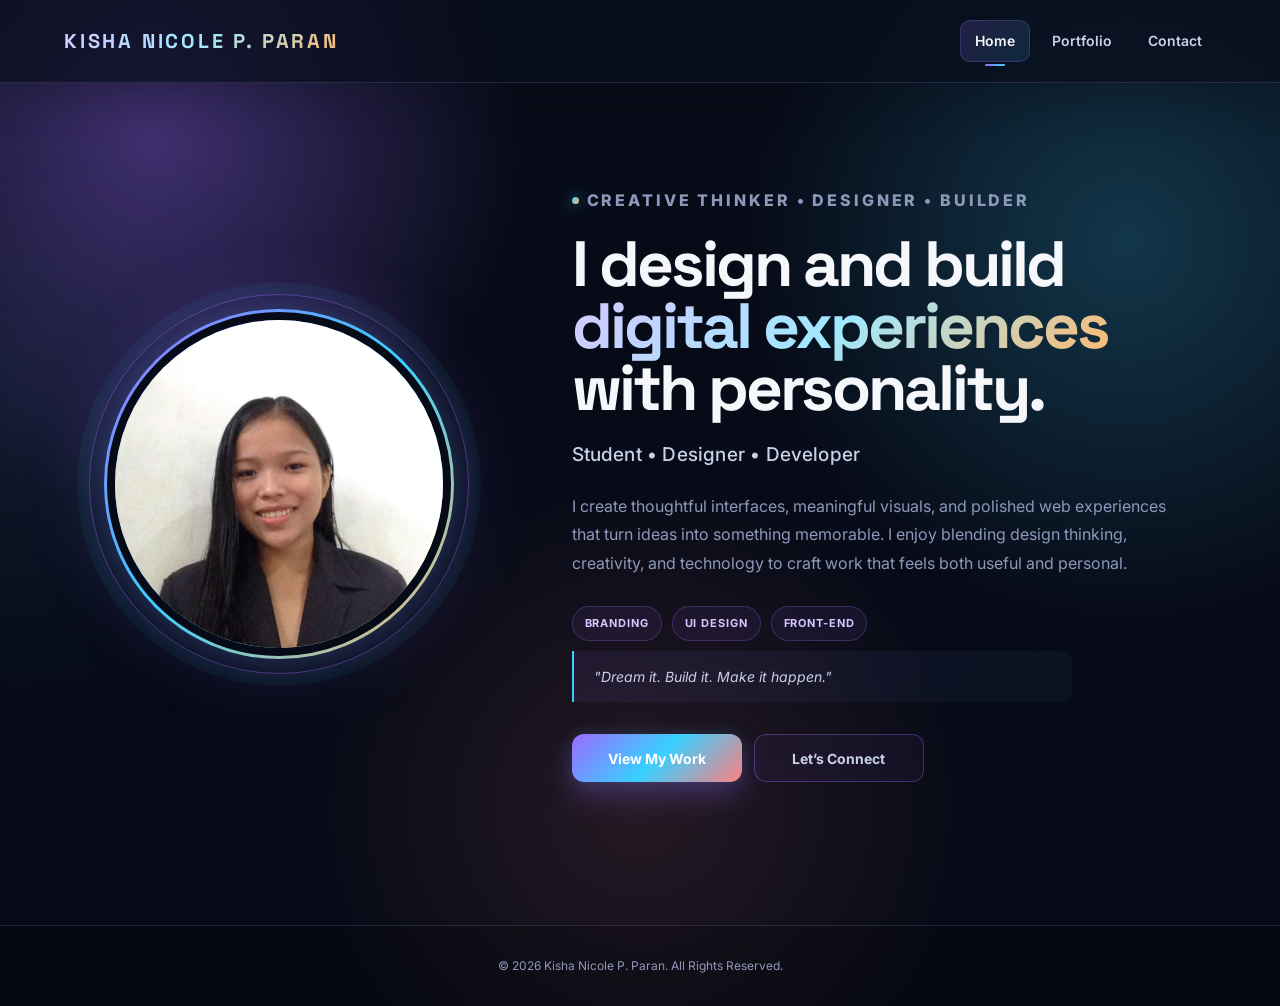
<file: portfolio/index.html>
<!DOCTYPE html>
<html lang="en">
<head>
    <meta charset="UTF-8">
    <meta name="viewport" content="width=device-width, initial-scale=1.0">
    <title>My Portfolio | Home</title>
    <link rel="stylesheet" href="../css/style.css">
</head>

<body>

    <header class="navbar">
        <div class="logo">Kisha Nicole P. Paran</div>

        <nav>
            <a href="index.html" class="active">Home</a>
            <a href="projects.html">Portfolio</a>
            <a href="contact.html">Contact</a>
        </nav>
    </header>

    <main>

        <section class="hero">

            <div class="hero-image">
                <img src="../images/profile.jpg" alt="My Profile Picture">
            </div>

            <div class="hero-content">
                <p class="welcome">CREATIVE THINKER • DESIGNER • BUILDER</p>

                <h1>I design and build <span>digital experiences</span> with personality.</h1>

                <h2>Student • Designer • Developer</h2>

                <p>
                    I create thoughtful interfaces, meaningful visuals, and
                    polished web experiences that turn ideas into something
                    memorable. I enjoy blending design thinking, creativity,
                    and technology to craft work that feels both useful and personal.
                </p>

                <div class="hero-metrics" aria-label="Core strengths">
                    <span>Branding</span>
                    <span>UI Design</span>
                    <span>Front-end</span>
                </div>

                <blockquote>
                    "Dream it. Build it. Make it happen."
                </blockquote>

                <div class="hero-buttons">
                    <a href="projects.html" class="btn">View My Work</a>
                    <a href="contact.html" class="btn btn-outline">Let’s Connect</a>
                </div>
            </div>

        </section>

    </main>

    <footer>
        <p>© 2026 Kisha Nicole P. Paran. All Rights Reserved.</p>
    </footer>

</body>
</html>
</file>
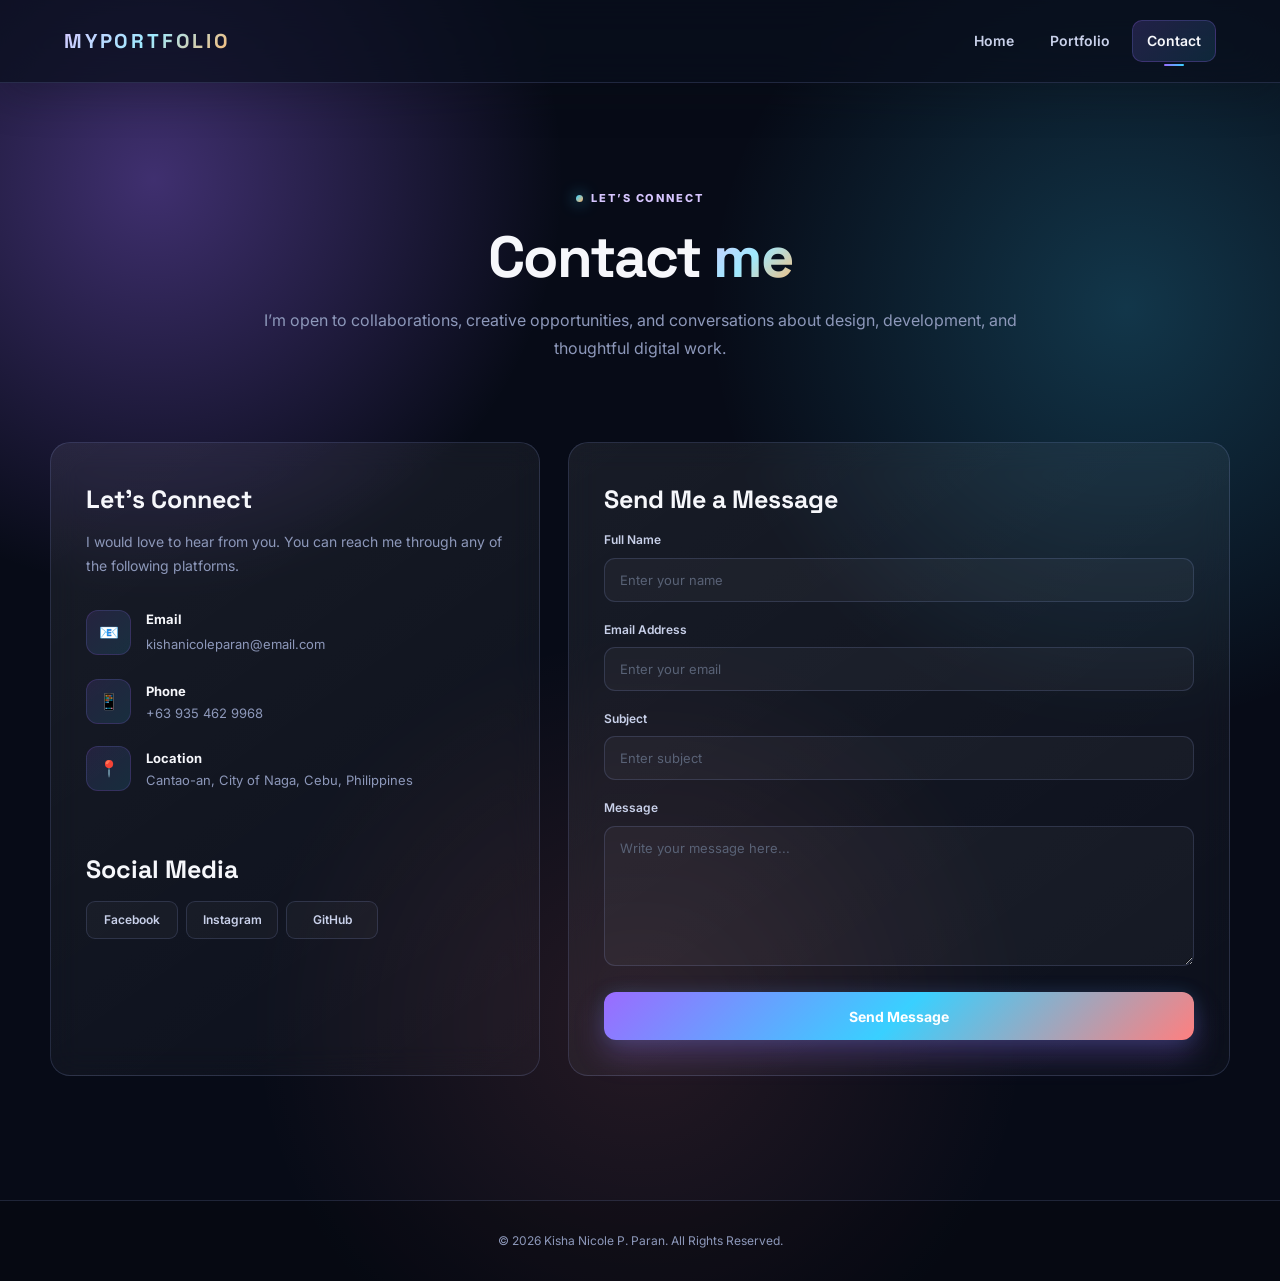
<file: portfolio/contact.html>
<!DOCTYPE html>
<html lang="en">
<head>
    <meta charset="UTF-8">
    <meta name="viewport" content="width=device-width, initial-scale=1.0">
    <title>My Portfolio | Contact</title>
    <link rel="stylesheet" href="../css/style.css">
</head>

<body>

    <header class="navbar">
        <div class="logo">MyPortfolio</div>

        <nav>
            <a href="index.html">Home</a>
            <a href="projects.html">Portfolio</a>
            <a href="contact.html" class="active">Contact</a>
        </nav>
    </header>

    <main>

        <section class="page-header">
            <p class="welcome">LET’S CONNECT</p>

            <h1>Contact <span>me</span></h1>

            <p>
                I’m open to collaborations, creative opportunities,
                and conversations about design, development, and thoughtful digital work.
            </p>
        </section>


        <section class="contact-section">

            <!-- CONTACT INFORMATION -->

            <div class="contact-info">

                <h2>Let's Connect</h2>

                <p>
                    I would love to hear from you. You can reach me
                    through any of the following platforms.
                </p>

                <div class="contact-item">
                    <div class="contact-icon">📧</div>
                    <div>
                        <h3>Email</h3>
                        <a href="mailto:kishanicoleparan@email.com">
                            kishanicoleparan@email.com
                        </a>
                    </div>
                </div>

                <div class="contact-item">
                    <div class="contact-icon">📱</div>
                    <div>
                        <h3>Phone</h3>
                        <p>+63 935 462 9968</p>
                    </div>
                </div>

                <div class="contact-item">
                    <div class="contact-icon">📍</div>
                    <div>
                        <h3>Location</h3>
                        <p>Cantao-an, City of Naga, Cebu, Philippines</p>
                    </div>
                </div>


                <h2 class="social-title">Social Media</h2>

                <div class="social-links">

                    <a href="https://www.facebook.com/prangoskisha" target="_blank" rel="noopener noreferrer">
                        Facebook
                    </a>

                    <a href="https://instagram.com/shani28602" target="_blank">
                        Instagram
                    </a>

                    <a href="https://github.com/kishanicoleparan" target="_blank">
                        GitHub
                    </a>

                   

                </div>

            </div>


            <!-- CONTACT FORM -->

            <div class="contact-form">

                <h2>Send Me a Message</h2>

                <form id="contact-form">

                    <div class="form-group">
                        <label for="name">Full Name</label>

                        <input
                            type="text"
                            id="name"
                            name="name"
                            placeholder="Enter your name"
                            required
                        >
                    </div>


                    <div class="form-group">
                        <label for="email">Email Address</label>

                        <input
                            type="email"
                            id="email"
                            name="email"
                            placeholder="Enter your email"
                            required
                        >
                    </div>


                    <div class="form-group">
                        <label for="subject">Subject</label>

                        <input
                            type="text"
                            id="subject"
                            name="subject"
                            placeholder="Enter subject"
                            required
                        >
                    </div>


                    <div class="form-group">
                        <label for="message">Message</label>

                        <textarea
                            id="message"
                            name="message"
                            rows="6"
                            placeholder="Write your message here..."
                            required
                        ></textarea>
                    </div>


                    <button type="submit" class="btn">
                        Send Message
                    </button>

                </form>

                <p id="form-status" role="status" aria-live="polite"></p>

            </div>

        </section>

    </main>

    <footer>
        <p>© 2026 Kisha Nicole P. Paran. All Rights Reserved.</p>
    </footer>

    

</body>
</html>
</file>
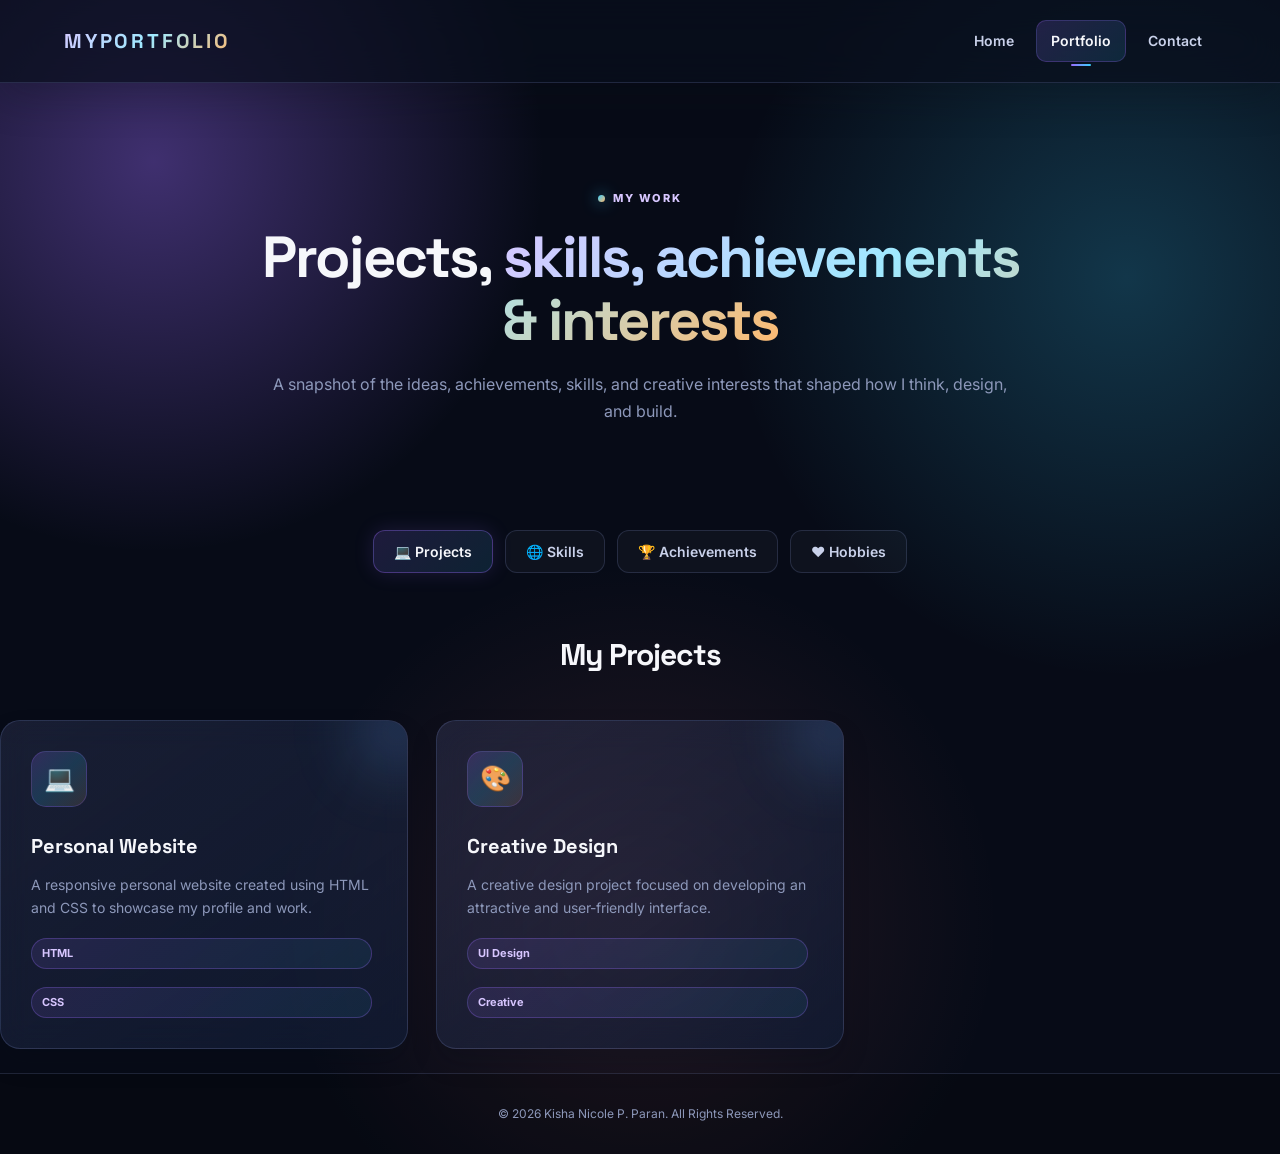
<file: portfolio/projects.html>
<!DOCTYPE html>
<html lang="en">
<head>
    <meta charset="UTF-8">
    <meta name="viewport" content="width=device-width, initial-scale=1.0">

    <title>My Portfolio | Projects</title>

    <link rel="stylesheet" href="../css/style.css">
    <script src="../js/script.js" defer></script>
</head>

<body>

<header class="navbar">

    <div class="logo">MyPortfolio</div>

    <nav>
        <a href="index.html">Home</a>
        <a href="projects.html" class="active">Portfolio</a>
        <a href="contact.html">Contact</a>
    </nav>

</header>


<main>

    <!-- PAGE HEADER -->

    <section class="page-header">

        <p class="welcome">MY WORK</p>

        <h1>
            Projects, <span>skills, achievements & interests</span>
        </h1>

        <p>
            A snapshot of the ideas, achievements, skills,
            and creative interests that shaped how I think,
            design, and build.
        </p>

    </section>


    <!-- PORTFOLIO BUTTONS -->

    <div class="portfolio-tabs">

        <button class="tab-button active" onclick="showSection('projects', this)">
            💻 Projects
        </button>

        <button class="tab-button" onclick="showSection('skills', this)">
            🌐 Skills
        </button>

        <button class="tab-button" onclick="showSection('achievements', this)">
            🏆 Achievements
        </button>

        <button class="tab-button" onclick="showSection('hobbies', this)">
            ❤️ Hobbies
        </button>

    </div>


    <!-- ================= PROJECTS ================= -->

    <section id="projects" class="portfolio-content active-content">

        <h2 class="section-title">My Projects</h2>

        <div class="card-container">

            <div class="card">

                <div class="card-icon">💻</div>

                <h3>Personal Website</h3>

                <p>
                    A responsive personal website created using
                    HTML and CSS to showcase my profile and work.
                </p>

                <span class="tag">HTML</span>
                <span class="tag">CSS</span>

            </div>


            <div class="card">

                <div class="card-icon">🎨</div>

                <h3>Creative Design</h3>

                <p>
                    A creative design project focused on developing
                    an attractive and user-friendly interface.
                </p>

                <span class="tag">UI Design</span>
                <span class="tag">Creative</span>

            </div>

        </div>

    </section>


    <!-- ================= SKILLS ================= -->

    <section id="skills" class="portfolio-content">

        <h2 class="section-title">My Skills</h2>

        <div class="card-container">

            <div class="card skill-card">

                <div class="card-icon">🌐</div>

                <h3>HTML</h3>

                <p>
                    Creating structured and semantic web pages.
                </p>

                <div class="skill-bar">
                    <div class="skill-progress html"></div>
                </div>

            </div>


            <div class="card skill-card">

                <div class="card-icon">🎨</div>

                <h3>CSS</h3>

                <p>
                    Designing responsive and attractive websites.
                </p>

                <div class="skill-bar">
                    <div class="skill-progress css"></div>
                </div>

            </div>


            <div class="card skill-card">

                <div class="card-icon">💡</div>

                <h3>Problem Solving</h3>

                <p>
                    Finding creative solutions to different challenges.
                </p>

                <div class="skill-bar">
                    <div class="skill-progress problem"></div>
                </div>

            </div>

        </div>

    </section>


    <!-- ================= ACHIEVEMENTS ================= -->

    <section id="achievements" class="portfolio-content">

        <h2 class="section-title">
            Achievements & Certificates
        </h2>

        <div class="card-container">


            <!-- CSS NC II -->

            <div class="card certificate-card">

                <img
                    src="../images/css-nc2.jpg"
                    alt="Computer Systems Servicing NC II Certificate"
                    class="certificate-image"
                >

                <div class="card-icon">🖥️</div>

                <h3>
                    Computer Systems Servicing NC II
                </h3>

                <p>
                    National Certificate II in Computer Systems
                    Servicing, demonstrating skills in computer
                    installation, configuration, maintenance,
                    and troubleshooting.
                </p>

                <span class="tag">NC II</span>
                <span class="tag">CSS</span>

            </div>


            <!-- BASIC LIFE SAFETY -->

            <div class="card certificate-card">

                <img
                    src="../images/basic-life-safety.jpg"
                    alt="Basic Life Safety Training Certificate"
                    class="certificate-image"
                >

                <div class="card-icon">🩹</div>

                <h3>
                    Basic Life Safety Training
                </h3>

                <p>
                    Certificate of Participation in Basic
                    Life Safety Training.
                </p>

                <span class="tag">Training</span>
                <span class="tag">Certificate</span>

            </div>


            <!-- GOLD MEDALIST -->

            <div class="card certificate-card">

                <img
                    src="../images/gold-medalist.jpg"
                    alt="Gold Medalist Award"
                    class="certificate-image"
                >

                <div class="card-icon">🥇</div>

                <h3>
                    Gold Medalist
                </h3>

                <p>
                    Recognized as a Gold Medalist for outstanding
                    achievement at St. Cecilia’s College Cebu, Inc.
                </p>

                <span class="tag">Achievement</span>
                <span class="tag">Award</span>

            </div>


          

            <!-- ITECH QUIZ BOWL 2026 -->

            <div class="card certificate-card">

                <img
                    src="../images/itech-quiz-bowl-2026.jpg"
                    alt="ITECH Quiz Bowl 2026 Award"
                    class="certificate-image"
                >

                <div class="card-icon">🥈</div>

                <h3>
                    ITECH Quiz Bowl 2026
                </h3>

                <p>
                    1st Runner-Up in the ITECH Quiz Bowl 2026.
                </p>

                <span class="tag">Quiz Bowl</span>
                <span class="tag">2026</span>

            </div>


            <!-- VOLLEYBALL -->

            <div class="card certificate-card">

                <img
                    src="../images/volleyball-champion-2025.jpg"
                    alt="Volleyball Champion 2025"
                    class="certificate-image"
                >

                <div class="card-icon">🏐</div>

                <h3>
                    Volleyball Champion 2025
                </h3>

                <p>
                    Part of the championship team in the
                    Volleyball competition in 2025.
                </p>

                <span class="tag">Volleyball</span>
                <span class="tag">Champion</span>

            </div>


            <!-- QUIZ BOWL 2025 -->

            <div class="card certificate-card">

                <img
                    src="../images/quiz-bowl-2025.jpg"
                    alt="Quiz Bowl 2025 Award"
                    class="certificate-image"
                >

                <div class="card-icon">🥉</div>

                <h3>
                    Quiz Bowl 2025
                </h3>

                <p>
                    3rd Runner-Up in the Quiz Bowl competition
                    in 2025.
                </p>

                <span class="tag">Quiz Bowl</span>
                <span class="tag">2025</span>

            </div>

        </div>

    </section>


    <!-- ================= HOBBIES ================= -->

    <section id="hobbies" class="portfolio-content">

        <h2 class="section-title">My Hobbies</h2>

        <div class="card-container">


            <div class="card hobby-card">

                <div class="card-icon">🎮</div>

                <h3>Gaming</h3>

                <p>
                    I enjoy playing games during my free time.
                </p>

            </div>


            <div class="card hobby-card">

                <div class="card-icon">🎵</div>

                <h3>Music</h3>

                <p>
                    Listening to music helps me relax
                    and stay creative.
                </p>

            </div>


            <div class="card hobby-card">

                <div class="card-icon">📷</div>

                <h3>Photography</h3>

                <p>
                    I enjoy capturing interesting moments
                    and places.
                </p>

            </div>


            <div class="card hobby-card">

                <div class="card-icon">💃</div>

                <h3>Dancing</h3>

                <p>
                    I enjoy learning dance steps through
                    TikTok and workshops.
                </p>

            </div>

        </div>

    </section>

</main>


<footer>

    <p>
        © 2026 Kisha Nicole P. Paran. All Rights Reserved.
    </p>

</footer>




</body>
</html>
</file>
<file: css/style.css>
/* =====================================================
   MODERN RESPONSIVE PORTFOLIO
   HTML + CSS ONLY
===================================================== */


/* =====================================================
   GOOGLE FONT
===================================================== */

@import url('https://fonts.googleapis.com/css2?family=Inter:wght@400;500;600;700;800&family=Space+Grotesk:wght@500;600;700&display=swap');


/* =====================================================
   ROOT VARIABLES
===================================================== */

:root {
    --bg: #070b17;
    --bg-secondary: #10192f;
    --bg-elevated: #121d37;
    --card: rgba(145, 164, 255, 0.08);
    --card-hover: rgba(145, 164, 255, 0.12);

    --primary: #9b6bff;
    --primary-strong: #bf7dff;
    --primary-soft: #d7c6ff;
    --secondary: #39d0ff;
    --secondary-soft: #9fe9ff;
    --accent: #ff7f7f;
    --accent-warm: #ffb86d;
    --success: #64f0c2;

    --text: #f6f7fb;
    --text-secondary: #c9d1ea;
    --text-muted: #8d98ba;

    --border: rgba(164, 180, 255, 0.16);

    --radius: 20px;

    --max-width: 1180px;

    --transition: 0.3s ease;
}


/* =====================================================
   RESET
===================================================== */

* {
    margin: 0;
    padding: 0;
    box-sizing: border-box;
}

html {
    scroll-behavior: smooth;
}

body {
    min-height: 100vh;

    font-family: 'Inter', sans-serif;

    background:
        radial-gradient(
            circle at 12% 14%,
            rgba(155, 107, 255, 0.38),
            transparent 26%
        ),
        radial-gradient(
            circle at 88% 24%,
            rgba(57, 208, 255, 0.22),
            transparent 28%
        ),
        radial-gradient(
            circle at 50% 80%,
            rgba(255, 127, 127, 0.12),
            transparent 32%
        ),
        var(--bg);

    color: var(--text);

    line-height: 1.7;

    overflow-x: hidden;
}

a {
    color: inherit;
}

img {
    max-width: 100%;
    display: block;
}

button,
input,
textarea {
    font-family: inherit;
}


/* =====================================================
   NAVIGATION
===================================================== */

.navbar {
    position: sticky;

    top: 0;

    z-index: 1000;

    width: 100%;

    padding: 20px max(5%, calc((100% - var(--max-width)) / 2));

    display: flex;

    justify-content: space-between;

    align-items: center;

    background: rgba(9, 14, 28, 0.72);

    backdrop-filter: blur(18px);

    -webkit-backdrop-filter: blur(18px);

    border-bottom: 1px solid var(--border);
    box-shadow: 0 12px 40px rgba(10, 13, 22, 0.28);
}

.logo {
    font-family: 'Space Grotesk', sans-serif;

    font-size: 20px;

    font-weight: 700;

    letter-spacing: 0.14em;

    background: linear-gradient(
        135deg,
        var(--primary-soft),
        var(--secondary-soft),
        var(--accent-warm)
    );

    -webkit-background-clip: text;
    background-clip: text;

    color: transparent;
    text-transform: uppercase;
}

.navbar nav {
    display: flex;

    align-items: center;

    gap: 8px;
}

.navbar nav a {
    position: relative;

    padding: 8px 14px;

    color: var(--text-secondary);

    text-decoration: none;

    font-size: 14px;

    font-weight: 600;

    border-radius: 10px;

    transition: var(--transition);
}

.navbar nav a:hover {
    color: var(--text);

    background: rgba(255, 255, 255, 0.05);
}

.navbar nav a.active {
    color: var(--text);

    background: linear-gradient(
        135deg,
        rgba(155, 107, 255, 0.18),
        rgba(57, 208, 255, 0.12)
    );
    border: 1px solid rgba(155, 107, 255, 0.24);
}

.navbar nav a.active::after {
    content: "";

    position: absolute;

    left: 50%;

    bottom: -5px;

    transform: translateX(-50%);

    width: 20px;

    height: 2px;

    border-radius: 20px;

    background: linear-gradient(
        90deg,
        var(--primary),
        var(--secondary)
    );
}


/* =====================================================
   GENERAL CONTAINER
===================================================== */

main {
    width: 100%;
    padding-bottom: 24px;
}

.hero,
.portfolio-section,
.contact-section {
    width: min(
        calc(100% - 40px),
        var(--max-width)
    );

    margin-left: auto;
    margin-right: auto;
}

.portfolio-section + .portfolio-section,
.contact-section {
    margin-top: 24px;
}


/* =====================================================
   HERO SECTION
===================================================== */

.hero {
    min-height: calc(100vh - 82px);

    display: grid;

    grid-template-columns: 0.82fr 1.18fr;

    align-items: center;

    gap: 64px;

    padding-top: 72px;

    padding-bottom: 88px;

    position: relative;
}

.hero::before {
    content: "";

    position: absolute;

    width: 380px;
    height: 380px;

    border-radius: 50%;

    background: radial-gradient(
        circle,
        rgba(155, 107, 255, 0.26),
        rgba(57, 208, 255, 0.08),
        transparent 70%
    );

    filter: blur(100px);

    left: -220px;

    top: 20%;
}


/* =====================================================
   PROFILE IMAGE
===================================================== */

.hero-image {
    width: min(350px, 100%);

    aspect-ratio: 1;

    margin: auto;

    padding: 3px;

    border-radius: 50%;

    background:
        linear-gradient(
            135deg,
            var(--primary),
            var(--secondary),
            var(--accent-warm)
        );

    position: relative;

    box-shadow:
        0 0 80px rgba(155, 107, 255, 0.24),
        0 0 30px rgba(57, 208, 255, 0.18);
}

.hero-image::before {
    content: "";

    position: absolute;

    inset: -15px;

    border-radius: 50%;

    border: 1px solid rgba(155, 107, 255, 0.4);

    box-shadow: 0 0 0 12px rgba(57, 208, 255, 0.05);

    animation: pulse 3s ease-in-out infinite;
}

.hero-image img {
    width: 100%;
    height: 100%;

    object-fit: cover;

    border-radius: 50%;

    border: 8px solid var(--bg);

    position: relative;
    z-index: 2;
}

@keyframes pulse {

    0%,
    100% {
        transform: scale(1);

        opacity: 0.5;
    }

    50% {
        transform: scale(1.05);

        opacity: 0.15;
    }
}


/* =====================================================
   HERO CONTENT
===================================================== */

.hero-content {
    position: relative;

    z-index: 2;
    max-width: 620px;
}

.hero-content > * + * {
    margin-top: 0;
}

.hero-metrics {
    display: flex;
    flex-wrap: wrap;
    gap: 10px;
    margin: 28px 0 10px;
}

.hero-metrics span {
    padding: 7px 12px;
    border-radius: 999px;
    border: 1px solid rgba(155, 107, 255, 0.26);
    background: rgba(155, 107, 255, 0.08);
    color: var(--primary-soft);
    font-size: 11px;
    font-weight: 700;
    letter-spacing: 0.08em;
    text-transform: uppercase;
}

.welcome {
    display: inline-flex;

    align-items: center;

    gap: 8px;

    color: var(--primary-soft);

    font-size: 11px;

    font-weight: 800;

    letter-spacing: 0.18em;

    margin-bottom: 18px;
    text-transform: uppercase;
}

.welcome::before {
    content: "";

    width: 7px;
    height: 7px;

    border-radius: 50%;

    background: linear-gradient(
        135deg,
        var(--secondary),
        var(--accent-warm)
    );

    box-shadow: 0 0 15px rgba(57, 208, 255, 0.8);
}

.hero-content h1 {
    font-family: 'Space Grotesk', sans-serif;

    font-size: clamp(42px, 5vw, 68px);

    line-height: 0.97;

    letter-spacing: -3px;

    margin-bottom: 20px;
    max-width: 590px;
}

.hero-content h1 span,
.page-header h1 span {
    background:
        linear-gradient(
            135deg,
            var(--primary-soft),
            var(--secondary-soft),
            var(--accent-warm)
        );

    -webkit-background-clip: text;
    background-clip: text;

    color: transparent;
}

.hero-content h2 {
    font-size: 19px;

    font-weight: 500;

    color: var(--text-secondary);

    margin-bottom: 20px;
    letter-spacing: 0.01em;
}

.hero-content > p {
    max-width: 620px;

    color: var(--text-muted);

    font-size: 16px;
    line-height: 1.8;
}

blockquote {
    max-width: 500px;

    margin: 25px 0;

    padding: 14px 20px;

    border-left: 2px solid var(--secondary);

    color: var(--text-secondary);

    font-size: 14px;

    font-style: italic;

    background: linear-gradient(
        135deg,
        rgba(155, 107, 255, 0.08),
        rgba(57, 208, 255, 0.04)
    );

    border-radius: 0 10px 10px 0;
}


/* =====================================================
   BUTTONS
===================================================== */

.hero-buttons {
    display: flex;

    align-items: center;

    gap: 12px;

    margin-top: 32px;
}

.hero-buttons .btn {
    min-width: 170px;
}

.btn {
    display: inline-flex;

    align-items: center;
    justify-content: center;

    min-height: 48px;

    padding: 0 22px;

    border: 0;

    border-radius: 12px;

    background:
        linear-gradient(
            135deg,
            var(--primary),
            var(--secondary),
            var(--accent)
        );

    color: white;

    text-decoration: none;

    font-size: 14px;

    font-weight: 700;

    cursor: pointer;

    box-shadow:
        0 14px 30px rgba(155, 107, 255, 0.28),
        0 0 18px rgba(57, 208, 255, 0.12);

    transition: var(--transition);
}

.btn:hover {
    transform: translateY(-3px);

    box-shadow:
        0 18px 36px rgba(155, 107, 255, 0.34),
        0 0 22px rgba(57, 208, 255, 0.18);
}

.btn-outline {
    background: rgba(155, 107, 255, 0.05);

    border: 1px solid rgba(155, 107, 255, 0.35);

    color: var(--text-secondary);

    box-shadow: none;
}

.btn-outline:hover {
    color: white;

    border-color: rgba(57, 208, 255, 0.7);

    background: linear-gradient(
        135deg,
        rgba(155, 107, 255, 0.12),
        rgba(57, 208, 255, 0.1)
    );
}


/* =====================================================
   PAGE HEADER
===================================================== */

.page-header {
    width: min(
        calc(100% - 40px),
        760px
    );

    margin: auto;

    text-align: center;

    padding: 100px 0 56px;
}

.page-header h1 {
    font-family: 'Space Grotesk', sans-serif;

    font-size: clamp(38px, 5vw, 58px);

    line-height: 1.1;

    letter-spacing: -2px;

    margin-bottom: 18px;
}

.page-header > p:last-child {
    color: var(--text-muted);

    font-size: 16px;
}


/* =====================================================
   PORTFOLIO SECTIONS
===================================================== */

.portfolio-section {
    padding-bottom: 80px;
}

.section-title {
    font-family: 'Space Grotesk', sans-serif;

    text-align: center;

    font-size: 30px;

    margin-bottom: 40px;

    letter-spacing: -1px;
}


/* =====================================================
   CARDS
===================================================== */

.card-container {
    display: grid;

    grid-template-columns:
        repeat(3, minmax(0, 1fr));

    gap: 28px;
}

.card {
    display: flex;
    flex-direction: column;
    height: 100%;
}

.card {
    position: relative;

    padding: 30px;

    border-radius: var(--radius);

    border: 1px solid var(--border);

    background:
        linear-gradient(
            145deg,
            rgba(154, 168, 255, 0.12),
            rgba(18, 29, 55, 0.7)
        );

    backdrop-filter: blur(15px);

    -webkit-backdrop-filter: blur(15px);

    overflow: hidden;

    transition:
        transform var(--transition),
        border-color var(--transition),
        background var(--transition);
    box-shadow: 0 14px 26px rgba(8, 12, 22, 0.18);
}

.card::before {
    content: "";

    position: absolute;

    width: 120px;
    height: 120px;

    right: -50px;
    top: -50px;

    background: radial-gradient(
        circle,
        rgba(155, 107, 255, 0.35),
        rgba(57, 208, 255, 0.15),
        transparent 70%
    );

    border-radius: 50%;

    filter: blur(30px);
}

.card:hover {
    transform: translateY(-8px);

    border-color: rgba(155, 107, 255, 0.42);

    background: linear-gradient(
        145deg,
        rgba(155, 107, 255, 0.12),
        rgba(57, 208, 255, 0.08),
        rgba(18, 29, 55, 0.8)
    );
    box-shadow: 0 18px 32px rgba(11, 18, 31, 0.25);
}

.card-icon {
    width: 56px;
    height: 56px;

    display: flex;

    align-items: center;
    justify-content: center;

    margin-bottom: 22px;

    border-radius: 15px;

    background:
        linear-gradient(
            135deg,
            rgba(155, 107, 255, 0.2),
            rgba(57, 208, 255, 0.16),
            rgba(255, 184, 109, 0.12)
        );

    border: 1px solid rgba(155, 107, 255, 0.22);

    font-size: 25px;

    position: relative;
    z-index: 2;
}

.card h3 {
    font-family: 'Space Grotesk', sans-serif;

    font-size: 20px;

    margin-bottom: 10px;

    position: relative;
    z-index: 2;
}

.card p {
    color: var(--text-muted);

    font-size: 14px;

    position: relative;
    z-index: 2;
}


/* =====================================================
   TAGS
===================================================== */

.tag {
    display: inline-block;

    margin-top: 18px;
    margin-right: 5px;

    padding: 5px 10px;

    border: 1px solid rgba(155, 107, 255, 0.28);

    border-radius: 30px;

    background: linear-gradient(
        135deg,
        rgba(155, 107, 255, 0.12),
        rgba(57, 208, 255, 0.08)
    );

    color: var(--primary-soft);

    font-size: 11px;

    font-weight: 700;

    position: relative;
    z-index: 2;
}


/* =====================================================
   SKILLS
===================================================== */

.skill-card {
    min-height: 230px;
}

.skill-bar {
    width: 100%;

    height: 6px;

    margin-top: 20px;

    background: rgba(255, 255, 255, 0.08);

    border-radius: 20px;

    overflow: hidden;
}

.skill-progress {
    height: 100%;

    border-radius: inherit;

    background:
        linear-gradient(
            90deg,
            var(--primary),
            var(--secondary)
        );

    position: relative;
}

.skill-progress.html {
    width: 90%;
}

.skill-progress.css {
    width: 85%;
}

.skill-progress.problem {
    width: 80%;
}


/* =====================================================
   HOBBIES
===================================================== */

.hobby-card {
    text-align: center;
}

.hobby-card .card-icon {
    margin-left: auto;
    margin-right: auto;
}


/* =====================================================
   CONTACT SECTION
===================================================== */

.contact-section {
    display: grid;

    grid-template-columns:
        minmax(0, 0.85fr)
        minmax(0, 1.15fr);

    gap: 28px;

    padding-bottom: 100px;
    align-items: stretch;
}

.contact-info,
.contact-form {
    display: flex;
    flex-direction: column;
    padding: 35px;

    border-radius: var(--radius);

    border: 1px solid var(--border);

    background:
        linear-gradient(
            145deg,
            rgba(255, 255, 255, 0.07),
            rgba(255, 255, 255, 0.025)
        );

    backdrop-filter: blur(15px);

    -webkit-backdrop-filter: blur(15px);
}

.contact-info h2,
.contact-form h2 {
    font-family: 'Space Grotesk', sans-serif;

    font-size: 25px;

    margin-bottom: 10px;
}

.contact-info > p {
    color: var(--text-muted);

    font-size: 14px;

    margin-bottom: 30px;
}


/* =====================================================
   CONTACT ITEMS
===================================================== */

.contact-item {
    display: flex;

    align-items: center;

    gap: 15px;

    margin-bottom: 22px;
}

.contact-icon {
    width: 45px;
    height: 45px;

    flex-shrink: 0;

    display: flex;

    align-items: center;
    justify-content: center;

    border-radius: 12px;

    background: linear-gradient(
        135deg,
        rgba(155, 107, 255, 0.12),
        rgba(57, 208, 255, 0.12)
    );

    border: 1px solid rgba(155, 107, 255, 0.18);
}

.contact-item h3 {
    font-size: 13px;

    color: var(--text);
}

.contact-item p,
.contact-item a {
    color: var(--text-muted);

    font-size: 13px;

    text-decoration: none;

    word-break: break-word;
}

.contact-item a:hover {
    color: var(--primary-soft);
}


/* =====================================================
   SOCIAL MEDIA
===================================================== */

.social-title {
    margin-top: 35px;

    margin-bottom: 15px;
}

.social-links {
    display: flex;

    flex-wrap: wrap;

    gap: 8px;
}

.social-links a {
    padding: 8px 13px;

    border-radius: 9px;

    border: 1px solid var(--border);

    background: rgba(255, 255, 255, 0.03);

    color: var(--text-secondary);

    text-decoration: none;

    font-size: 12px;

    font-weight: 600;

    transition: var(--transition);
    min-width: 92px;
    text-align: center;
}

.social-links a:hover {
    color: white;

    border-color: rgba(57, 208, 255, 0.5);

    background: linear-gradient(
        135deg,
        rgba(155, 107, 255, 0.18),
        rgba(57, 208, 255, 0.12)
    );

    transform: translateY(-2px);
}


/* =====================================================
   FORM
===================================================== */

.form-group {
    margin-bottom: 18px;
}

.form-group label {
    display: block;

    margin-bottom: 7px;

    color: var(--text-secondary);

    font-size: 12px;

    font-weight: 600;
}

.form-group input,
.form-group textarea {
    width: 100%;

    padding: 13px 15px;

    border: 1px solid var(--border);

    border-radius: 11px;

    outline: none;

    background: rgba(255, 255, 255, 0.035);

    color: white;

    font-size: 13px;

    transition: var(--transition);
}

.form-group input::placeholder,
.form-group textarea::placeholder {
    color: #596276;
}

.form-group input:focus,
.form-group textarea:focus {
    border-color: rgba(57, 208, 255, 0.8);

    background: linear-gradient(
        135deg,
        rgba(155, 107, 255, 0.06),
        rgba(57, 208, 255, 0.04)
    );

    box-shadow:
        0 0 0 3px rgba(57, 208, 255, 0.08);
}

.form-group textarea {
    min-height: 140px;

    resize: vertical;
}

.contact-form .btn {
    width: 100%;
}


/* =====================================================
   FOOTER
===================================================== */

footer {
    padding: 30px 20px;

    border-top: 1px solid var(--border);

    background: rgba(0, 0, 0, 0.2);

    color: var(--text-muted);

    text-align: center;

    font-size: 12px;
}


/* =====================================================
   TABLET
===================================================== */

@media (max-width: 950px) {

    .hero {
        grid-template-columns: 1fr;

        text-align: center;

        gap: 50px;

        padding-top: 60px;
    }

    .hero-image {
        width: 280px;
    }

    .hero-content > p {
        margin-left: auto;
        margin-right: auto;
    }

    .hero-buttons {
        justify-content: center;
    }

    blockquote {
        margin-left: auto;
        margin-right: auto;

        text-align: left;
    }

    .card-container {
        grid-template-columns:
            repeat(2, minmax(0, 1fr));
    }

    .contact-section {
        grid-template-columns: 1fr;
    }
}


/* =====================================================
   MOBILE
===================================================== */

@media (max-width: 650px) {

    .navbar {
        padding: 16px 20px;

        flex-direction: column;

        gap: 15px;
    }

    .navbar nav {
        width: 100%;

        justify-content: center;

        gap: 2px;
    }

    .navbar nav a {
        padding: 7px 10px;

        font-size: 12px;
    }

    .hero,
    .portfolio-section,
    .contact-section {
        width: min(
            calc(100% - 28px),
            var(--max-width)
        );
    }

    .hero {
        min-height: auto;

        padding-top: 55px;

        padding-bottom: 70px;
    }

    .hero-image {
        width: 210px;
    }

    .hero-content h1 {
        font-size: clamp(38px, 12vw, 52px);

        letter-spacing: -2px;
    }

    .hero-content h2 {
        font-size: 16px;
    }

    .hero-content > p {
        font-size: 14px;
    }

    .hero-buttons {
        flex-direction: column;

        width: 100%;
    }

    .hero-buttons .btn {
        width: 100%;
    }

    .page-header {
        padding-top: 65px;

        padding-bottom: 45px;
    }

    .page-header h1 {
        font-size: 40px;
    }

    .card-container {
        grid-template-columns: 1fr;
    }

    .card {
        padding: 25px;
    }

    .contact-info,
    .contact-form {
        padding: 25px 20px;
    }

    .social-links a {
        flex: 1 1 auto;

        text-align: center;
    }
}


/* =====================================================
   SMALL PHONES
===================================================== */

@media (max-width: 380px) {

    .logo {
        font-size: 21px;
    }

    .navbar nav a {
        padding: 6px 7px;

        font-size: 11px;
    }

    .hero-image {
        width: 180px;
    }

    .hero-content h1 {
        font-size: 35px;
    }

    .page-header h1 {
        font-size: 34px;
    }

    .contact-item {
        align-items: flex-start;
    }
}


/* =====================================================
   REDUCED MOTION
===================================================== */

@media (prefers-reduced-motion: reduce) {

    html {
        scroll-behavior: auto;
    }

    *,
    *::before,
    *::after {
        animation-duration: 0.01ms !important;

        animation-iteration-count: 1 !important;

        transition-duration: 0.01ms !important;
    }
}

/* ============================= */
/* PORTFOLIO TABS */
/* ============================= */

.portfolio-tabs {
    display: flex;
    justify-content: center;
    align-items: center;
    gap: 12px;
    flex-wrap: wrap;
    margin: 48px auto 56px;
    max-width: 1000px;
    width: min(
        calc(100% - 40px),
        var(--max-width)
    );
    padding: 0 20px;
}

.tab-button {
    border: 1px solid var(--border);
    padding: 12px 20px;
    border-radius: 12px;
    background: rgba(255, 255, 255, 0.03);
    color: var(--text-secondary);
    font-size: 14px;
    font-weight: 600;
    cursor: pointer;
    transition: var(--transition);
    text-decoration: none;
}

.tab-button:hover {
    transform: translateY(-2px);
    border-color: rgba(155, 107, 255, 0.34);
    background: rgba(155, 107, 255, 0.08);
    color: var(--text);
}

.tab-button.active {
    background: linear-gradient(
        135deg,
        rgba(155, 107, 255, 0.16),
        rgba(57, 208, 255, 0.12)
    );
    border: 1px solid rgba(155, 107, 255, 0.34);
    color: var(--text);
    box-shadow: 0 0 20px rgba(155, 107, 255, 0.15);
}


/* ============================= */
/* PORTFOLIO CONTENT */
/* ============================= */

.portfolio-content {
    display: none;
    animation: fadeIn 0.4s ease;
}

.portfolio-content.active-content {
    display: block;
}

@keyframes fadeIn {

    from {
        opacity: 0;
        transform: translateY(15px);
    }

    to {
        opacity: 1;
        transform: translateY(0);
    }

}


/* ============================= */
/* CERTIFICATE CARDS */
/* ============================= */

.certificate-card {
    overflow: hidden;
}

.certificate-image {
    width: 100%;
    height: 220px;
    object-fit: cover;
    border-radius: 12px;
    margin-bottom: 15px;
    transition: transform 0.3s ease;
}

.certificate-card:hover .certificate-image {
    transform: scale(1.03);
}

.certificate-card .card-icon {
    font-size: 28px;
    margin-bottom: 8px;
}


/* ============================= */
/* MOBILE */
/* ============================= */

@media (max-width: 650px) {

    .portfolio-tabs {
        gap: 8px;
        margin: 40px auto 48px;
        padding: 0 15px;
    }

    .tab-button {
        padding: 10px 16px;
        font-size: 13px;
        border-radius: 10px;
    }

    .certificate-image {
        height: 190px;
    }

}
</file>
